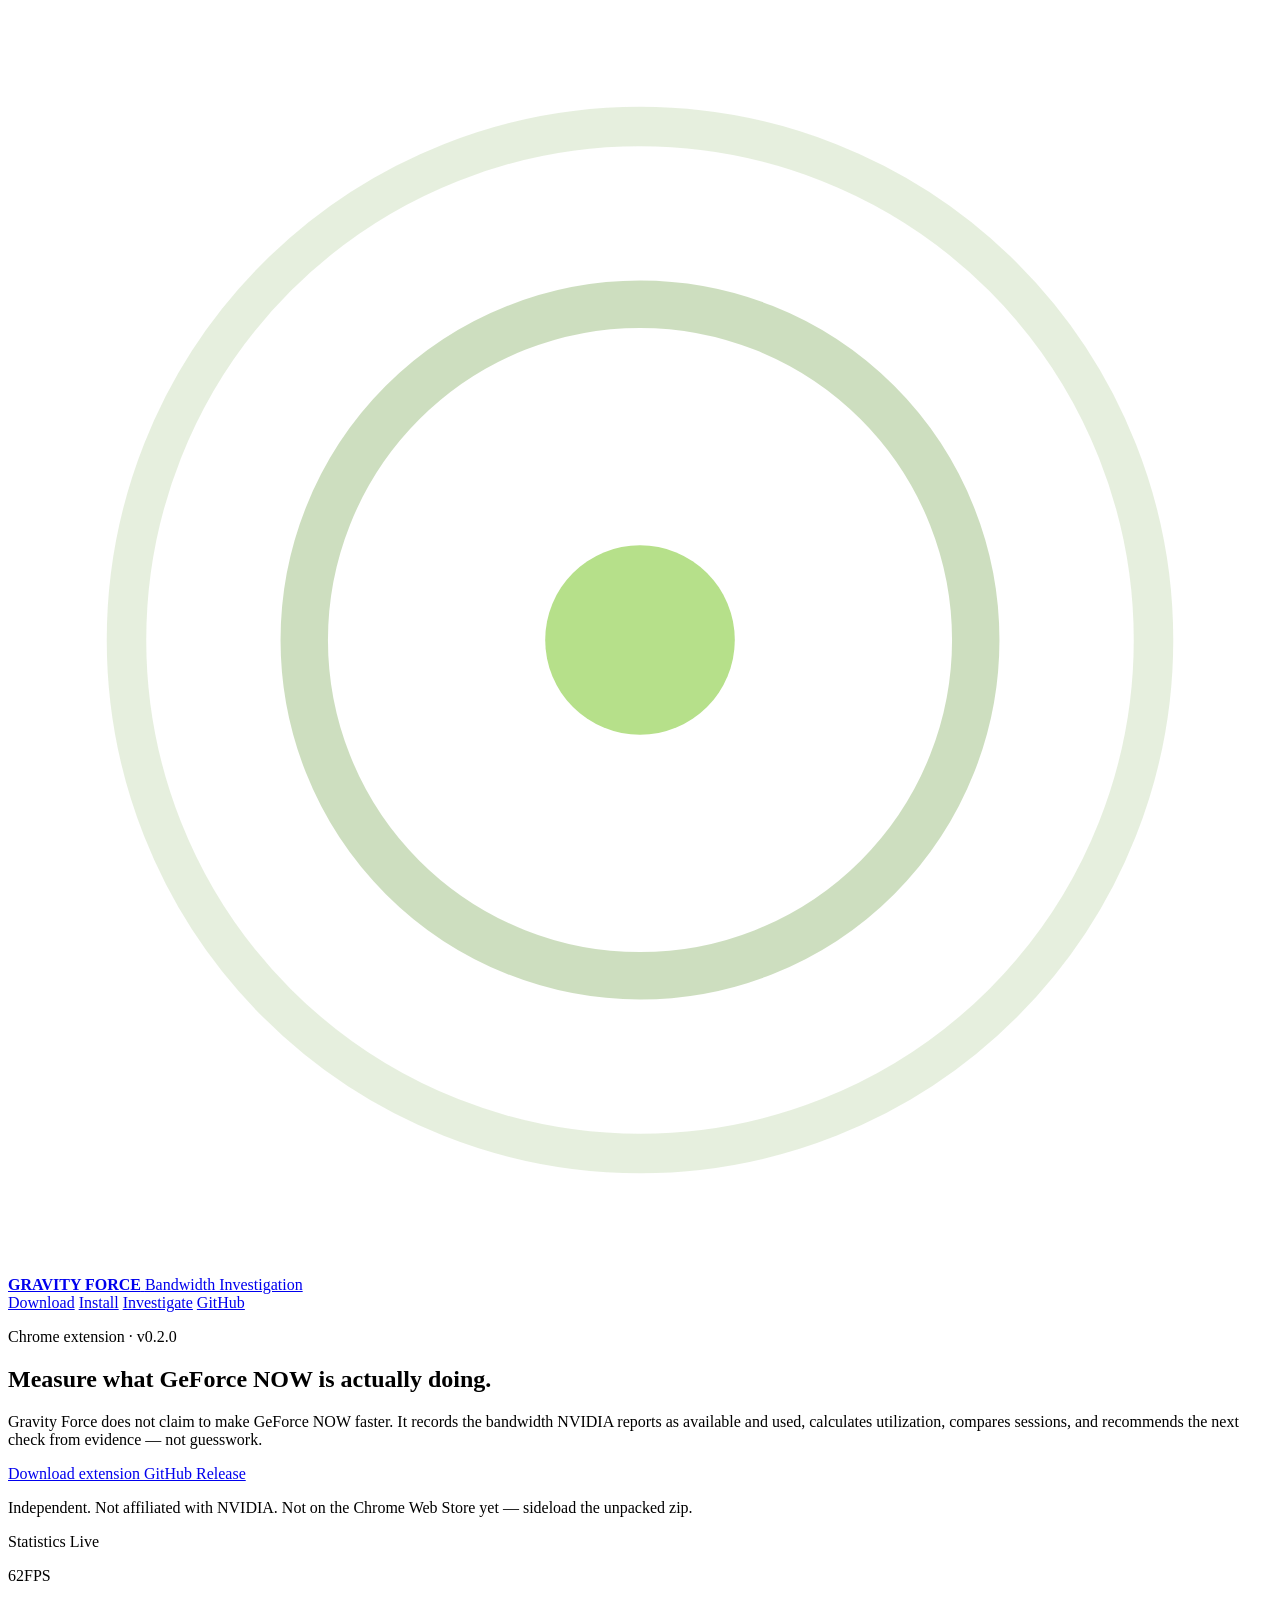
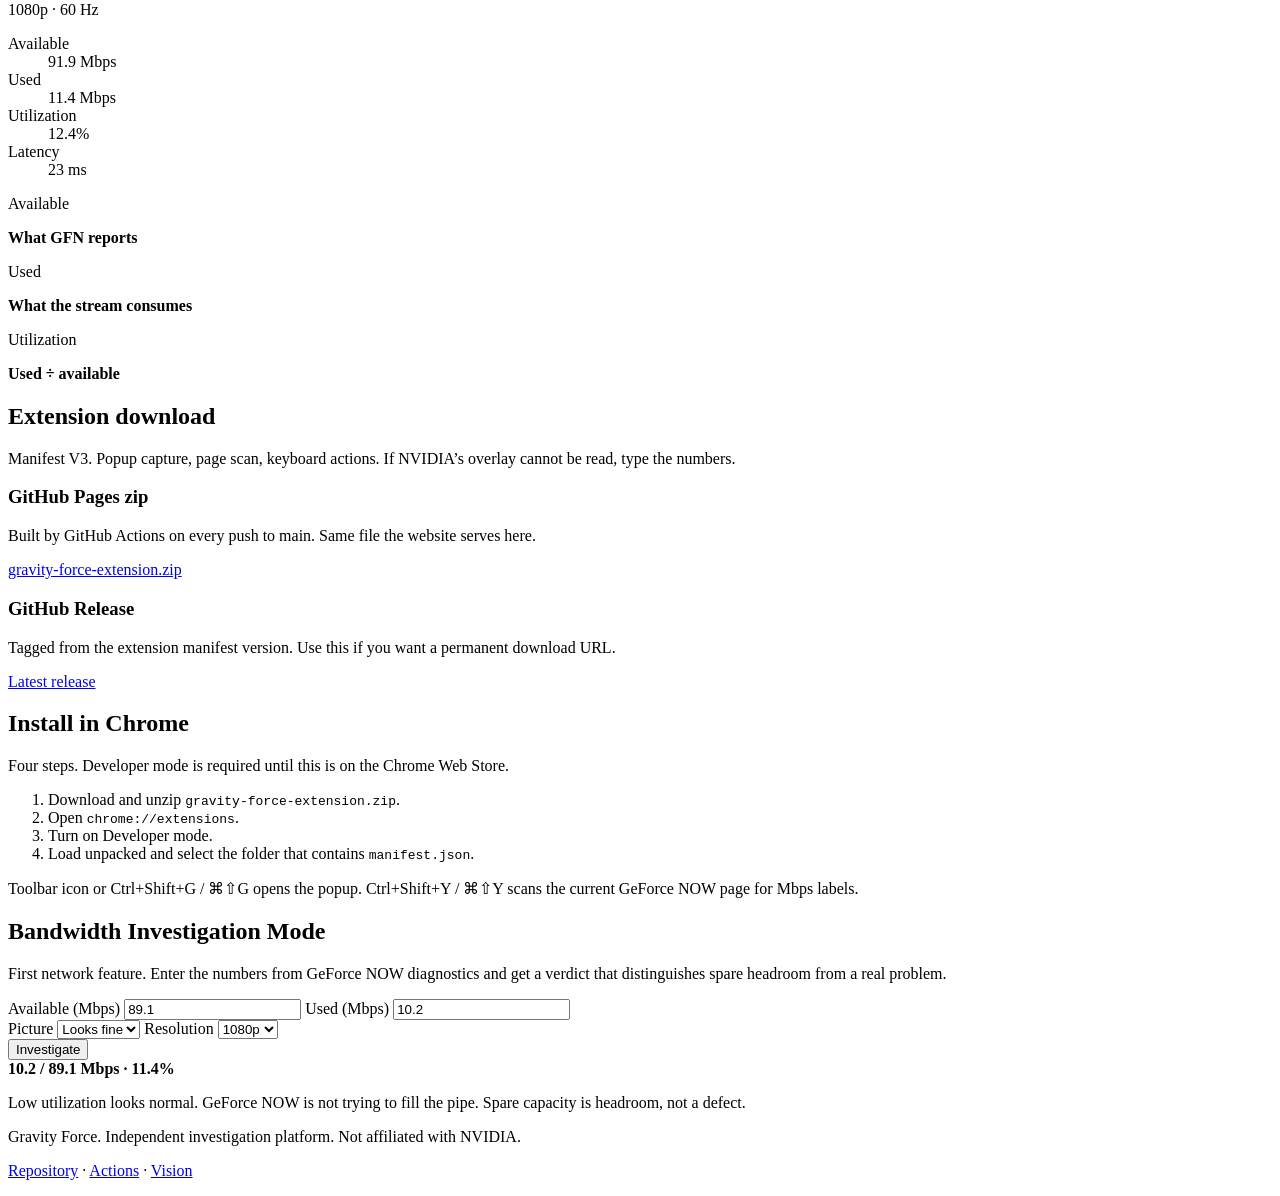
<file: index.html>
<!doctype html>
<html lang="en">
  <head>
    <meta charset="utf-8" />
    <meta name="viewport" content="width=device-width, initial-scale=1" />
    <title>Gravity Force — Bandwidth Investigation for GeForce NOW</title>
    <meta
      name="description"
      content="Independent Bandwidth Investigation Mode for GeForce NOW. Record available vs used bandwidth, compare sessions, and tell a quality cap from a real path problem."
    />
    <meta name="theme-color" content="#0a0c0e" />
    <link rel="icon" type="image/svg+xml" href="./favicon.svg" />
    <link rel="canonical" href="https://matthewcodergamer.github.io/gravityforce/" />
    <meta property="og:title" content="Gravity Force" />
    <meta
      property="og:description"
      content="Measure what GeForce NOW is actually doing. Chrome extension + investigation overlay. Not affiliated with NVIDIA."
    />
    <meta property="og:type" content="website" />
    <meta property="og:url" content="https://matthewcodergamer.github.io/gravityforce/" />
    <link rel="preconnect" href="https://fonts.googleapis.com" />
    <link rel="preconnect" href="https://fonts.gstatic.com" crossorigin />
    <link
      href="https://fonts.googleapis.com/css2?family=IBM+Plex+Mono:wght@400;500&family=IBM+Plex+Sans+Condensed:wght@600&family=IBM+Plex+Sans:wght@400;500;600&display=swap"
      rel="stylesheet"
    />
    <link rel="stylesheet" href="./styles.css" />
  </head>
  <body>
    <header class="wrap top">
      <a class="brand" href="./">
        <svg class="mark" viewBox="0 0 32 32" aria-hidden="true" fill="none">
          <circle cx="16" cy="16" r="13" stroke="#a4c48a" stroke-width="1" opacity="0.28" />
          <circle cx="16" cy="16" r="8.5" stroke="#a4c48a" stroke-width="1.2" opacity="0.55" />
          <circle cx="16" cy="16" r="2.4" fill="#b6e08a" />
        </svg>
        <div>
          <strong>GRAVITY FORCE</strong>
          <span>Bandwidth Investigation</span>
        </div>
      </a>
      <nav class="nav">
        <a href="#download">Download</a>
        <a href="#install">Install</a>
        <a href="#investigate">Investigate</a>
        <a href="https://github.com/matthewcodergamer/gravityforce">GitHub</a>
      </nav>
    </header>

    <main class="wrap">
      <section class="hero">
        <div>
          <p class="kicker">Chrome extension · v0.2.0</p>
          <h1>Measure what GeForce NOW is actually doing.</h1>
          <p class="lede">
            Gravity Force does not claim to make GeForce NOW faster. It records the
            bandwidth NVIDIA reports as available and used, calculates utilization,
            compares sessions, and recommends the next check from evidence — not
            guesswork.
          </p>
          <div class="actions">
            <a class="btn btn-primary" href="./gravity-force-extension.zip" download>
              Download extension
            </a>
            <a
              class="btn btn-ghost"
              href="https://github.com/matthewcodergamer/gravityforce/releases/latest"
            >
              GitHub Release
            </a>
          </div>
          <p class="fine">
            Independent. Not affiliated with NVIDIA. Not on the Chrome Web Store yet —
            sideload the unpacked zip.
          </p>
        </div>
        <aside class="hud" aria-label="Example statistics overlay">
          <div class="hud-top">
            <span>Statistics</span>
            <span class="live">Live</span>
          </div>
          <p class="fps" id="hud-fps">60<span>FPS</span></p>
          <p class="meta">1080p · 60 Hz</p>
          <dl>
            <div class="row">
              <dt>Available</dt>
              <dd id="hud-available">92.0 Mbps</dd>
            </div>
            <div class="row">
              <dt>Used</dt>
              <dd id="hud-used">11.4 Mbps</dd>
            </div>
            <div class="row hot">
              <dt>Utilization</dt>
              <dd id="hud-util">12.4%</dd>
            </div>
            <div class="row">
              <dt>Latency</dt>
              <dd id="hud-ping">22 ms</dd>
            </div>
          </dl>
        </aside>
      </section>

      <div class="stats">
        <div class="stat">
          <p>Available</p>
          <b>What GFN reports</b>
        </div>
        <div class="stat">
          <p>Used</p>
          <b>What the stream consumes</b>
        </div>
        <div class="stat">
          <p>Utilization</p>
          <b>Used ÷ available</b>
        </div>
      </div>

      <section id="download">
        <h2>Extension download</h2>
        <p class="sub">
          Manifest V3. Popup capture, page scan, keyboard actions. If NVIDIA’s
          overlay cannot be read, type the numbers.
        </p>
        <div class="grid">
          <article class="card">
            <h3>GitHub Pages zip</h3>
            <p>
              Built by GitHub Actions on every push to main. Same file the website
              serves here.
            </p>
            <p>
              <a href="./gravity-force-extension.zip" download>gravity-force-extension.zip</a>
            </p>
          </article>
          <article class="card">
            <h3>GitHub Release</h3>
            <p>
              Tagged from the extension manifest version. Use this if you want a
              permanent download URL.
            </p>
            <p>
              <a href="https://github.com/matthewcodergamer/gravityforce/releases/latest"
                >Latest release</a
              >
            </p>
          </article>
        </div>
      </section>

      <section id="install">
        <h2>Install in Chrome</h2>
        <p class="sub">Four steps. Developer mode is required until this is on the Chrome Web Store.</p>
        <div class="card">
          <ol class="steps">
            <li>Download and unzip <code>gravity-force-extension.zip</code>.</li>
            <li>Open <code>chrome://extensions</code>.</li>
            <li>Turn on Developer mode.</li>
            <li>Load unpacked and select the folder that contains <code>manifest.json</code>.</li>
          </ol>
          <p>
            Toolbar icon or Ctrl+Shift+G / ⌘⇧G opens the popup. Ctrl+Shift+Y / ⌘⇧Y
            scans the current GeForce NOW page for Mbps labels.
          </p>
        </div>
      </section>

      <section id="investigate">
        <h2>Bandwidth Investigation Mode</h2>
        <p class="sub">
          First network feature. Enter the numbers from GeForce NOW diagnostics and
          get a verdict that distinguishes spare headroom from a real problem.
        </p>
        <div class="panel">
          <form id="form" class="fields">
            <div class="two">
              <label>
                Available (Mbps)
                <input id="available" type="number" min="0" step="0.1" value="89.1" required />
              </label>
              <label>
                Used (Mbps)
                <input id="used" type="number" min="0" step="0.1" value="10.2" required />
              </label>
            </div>
            <div class="two">
              <label>
                Picture
                <select id="symptom">
                  <option value="fine">Looks fine</option>
                  <option value="blurry">Blurry</option>
                  <option value="stuttering">Stuttering</option>
                  <option value="lagging">Lagging</option>
                </select>
              </label>
              <label>
                Resolution
                <select id="resolution">
                  <option>1080p</option>
                  <option>720p</option>
                  <option>1440p</option>
                  <option>4K</option>
                </select>
              </label>
            </div>
            <button class="investigate" type="submit">Investigate</button>
          </form>
          <div class="verdict" id="result">
            <b>10.2 / 89.1 Mbps · 11.4%</b>
            <p>
              Low utilization looks normal. GeForce NOW is not trying to fill the
              pipe. Spare capacity is headroom, not a defect.
            </p>
          </div>
        </div>
      </section>
    </main>

    <footer>
      <div class="wrap">
        <p>Gravity Force. Independent investigation platform. Not affiliated with NVIDIA.</p>
        <p>
          <a href="https://github.com/matthewcodergamer/gravityforce">Repository</a>
          ·
          <a href="https://github.com/matthewcodergamer/gravityforce/actions">Actions</a>
          ·
          <a href="https://github.com/matthewcodergamer/gravityforce/blob/main/docs/PRODUCT_VISION.md"
            >Vision</a
          >
        </p>
      </div>
    </footer>

    <script>
      function utilization(available, used) {
        if (!(available > 0) || used < 0) return 0;
        return Math.round((used / available) * 1000) / 10;
      }

      function diagnose(available, used, symptom) {
        const util = utilization(available, used);
        if (used > available * 1.05) {
          return {
            title: "Numbers don't line up",
            detail: "Used is higher than available. Re-read both labels from the same moment.",
          };
        }
        if (symptom === "fine" && util < 45) {
          return {
            title: "Low utilization looks normal",
            detail: "GeForce NOW is not trying to fill the pipe. Spare capacity is headroom, not a defect.",
          };
        }
        if (symptom === "blurry" && util < 45) {
          return {
            title: "Headroom exists, picture is soft",
            detail: "More likely a quality cap, Auto/Smooth fallback, or membership limit than a thin ISP plan.",
          };
        }
        if ((symptom === "stuttering" || symptom === "lagging") && util < 70) {
          return {
            title: "Timing, not a thin pipe",
            detail: "Stutter with unused capacity usually points at ping, jitter, loss, or the device.",
          };
        }
        if (util >= 85 && symptom !== "fine") {
          return {
            title: "Sitting on the ceiling",
            detail: "The stream is consuming nearly all bandwidth GFN says is available.",
          };
        }
        return {
          title: "Logged",
          detail: "Compare a second session before treating this as a pattern.",
        };
      }

      const form = document.getElementById("form");
      const result = document.getElementById("result");
      form.addEventListener("submit", (event) => {
        event.preventDefault();
        const available = Number(document.getElementById("available").value);
        const used = Number(document.getElementById("used").value);
        const symptom = document.getElementById("symptom").value;
        const util = utilization(available, used);
        const verdict = diagnose(available, used, symptom);
        result.innerHTML = `<b>${used} / ${available} Mbps · ${util}%</b><p><strong>${verdict.title}.</strong> ${verdict.detail}</p>`;
      });

      const hud = { fps: 60, available: 92, used: 11.4, ping: 22 };
      function tickHud() {
        hud.available = Math.max(40, hud.available + (Math.random() - 0.5) * 1.4);
        hud.used = Math.max(4, hud.used + (Math.random() - 0.5) * 0.6);
        hud.ping = Math.max(12, hud.ping + (Math.random() - 0.5) * 2);
        hud.fps = 58 + Math.round(Math.random() * 4);
        document.getElementById("hud-fps").innerHTML = `${hud.fps}<span>FPS</span>`;
        document.getElementById("hud-available").textContent = `${hud.available.toFixed(1)} Mbps`;
        document.getElementById("hud-used").textContent = `${hud.used.toFixed(1)} Mbps`;
        document.getElementById("hud-util").textContent = `${utilization(hud.available, hud.used)}%`;
        document.getElementById("hud-ping").textContent = `${Math.round(hud.ping)} ms`;
      }
      setInterval(tickHud, 900);
    </script>
  </body>
</html>
</file>
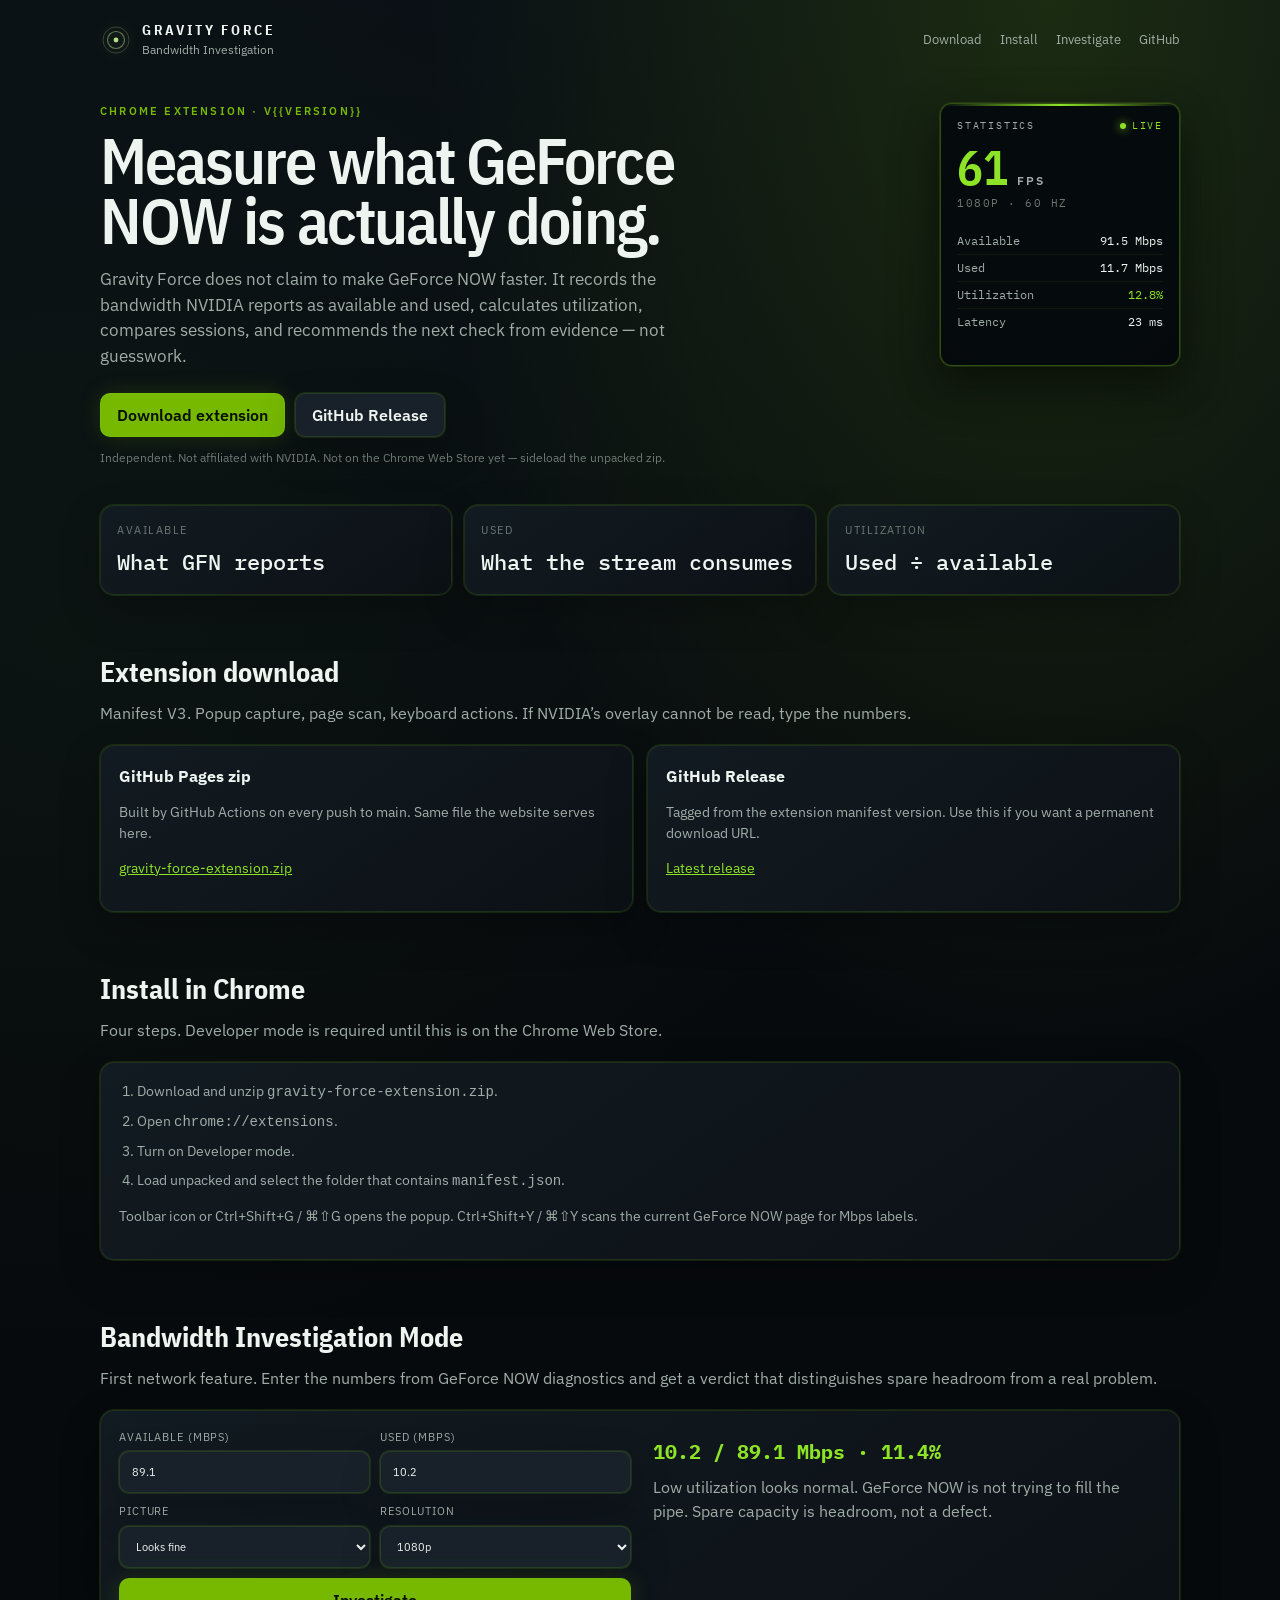
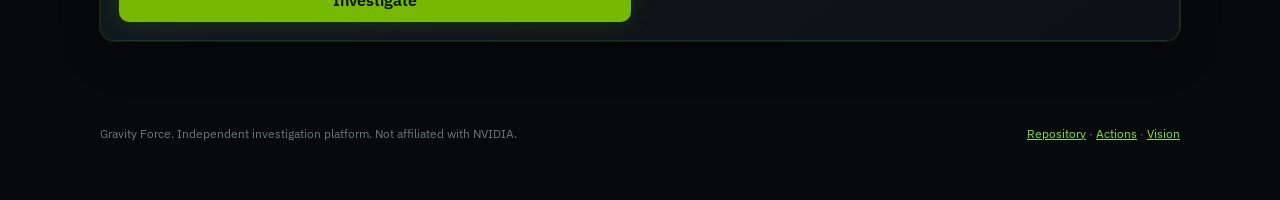
<file: site/index.html>
<!doctype html>
<html lang="en">
  <head>
    <meta charset="utf-8" />
    <meta name="viewport" content="width=device-width, initial-scale=1" />
    <title>Gravity Force — Bandwidth Investigation for GeForce NOW</title>
    <meta
      name="description"
      content="Independent Bandwidth Investigation Mode for GeForce NOW. Record available vs used bandwidth, compare sessions, and tell a quality cap from a real path problem."
    />
    <meta name="theme-color" content="#0a0c0e" />
    <link rel="icon" type="image/svg+xml" href="./favicon.svg" />
    <link rel="canonical" href="https://matthewcodergamer.github.io/gravityforce/" />
    <meta property="og:title" content="Gravity Force" />
    <meta
      property="og:description"
      content="Measure what GeForce NOW is actually doing. Chrome extension + investigation overlay. Not affiliated with NVIDIA."
    />
    <meta property="og:type" content="website" />
    <meta property="og:url" content="https://matthewcodergamer.github.io/gravityforce/" />
    <link rel="preconnect" href="https://fonts.googleapis.com" />
    <link rel="preconnect" href="https://fonts.gstatic.com" crossorigin />
    <link
      href="https://fonts.googleapis.com/css2?family=IBM+Plex+Mono:wght@400;500&family=IBM+Plex+Sans+Condensed:wght@600&family=IBM+Plex+Sans:wght@400;500;600&display=swap"
      rel="stylesheet"
    />
    <link rel="stylesheet" href="./styles.css" />
  </head>
  <body>
    <header class="wrap top">
      <a class="brand" href="./">
        <svg class="mark" viewBox="0 0 32 32" aria-hidden="true" fill="none">
          <circle cx="16" cy="16" r="13" stroke="#a4c48a" stroke-width="1" opacity="0.28" />
          <circle cx="16" cy="16" r="8.5" stroke="#a4c48a" stroke-width="1.2" opacity="0.55" />
          <circle cx="16" cy="16" r="2.4" fill="#b6e08a" />
        </svg>
        <div>
          <strong>GRAVITY FORCE</strong>
          <span>Bandwidth Investigation</span>
        </div>
      </a>
      <nav class="nav">
        <a href="#download">Download</a>
        <a href="#install">Install</a>
        <a href="#investigate">Investigate</a>
        <a href="https://github.com/matthewcodergamer/gravityforce">GitHub</a>
      </nav>
    </header>

    <main class="wrap">
      <section class="hero">
        <div>
          <p class="kicker">Chrome extension · v{{VERSION}}</p>
          <h1>Measure what GeForce NOW is actually doing.</h1>
          <p class="lede">
            Gravity Force does not claim to make GeForce NOW faster. It records the
            bandwidth NVIDIA reports as available and used, calculates utilization,
            compares sessions, and recommends the next check from evidence — not
            guesswork.
          </p>
          <div class="actions">
            <a class="btn btn-primary" href="./gravity-force-extension.zip" download>
              Download extension
            </a>
            <a
              class="btn btn-ghost"
              href="https://github.com/matthewcodergamer/gravityforce/releases/latest"
            >
              GitHub Release
            </a>
          </div>
          <p class="fine">
            Independent. Not affiliated with NVIDIA. Not on the Chrome Web Store yet —
            sideload the unpacked zip.
          </p>
        </div>
        <aside class="hud" aria-label="Example statistics overlay">
          <div class="hud-top">
            <span>Statistics</span>
            <span class="live">Live</span>
          </div>
          <p class="fps" id="hud-fps">60<span>FPS</span></p>
          <p class="meta">1080p · 60 Hz</p>
          <dl>
            <div class="row">
              <dt>Available</dt>
              <dd id="hud-available">92.0 Mbps</dd>
            </div>
            <div class="row">
              <dt>Used</dt>
              <dd id="hud-used">11.4 Mbps</dd>
            </div>
            <div class="row hot">
              <dt>Utilization</dt>
              <dd id="hud-util">12.4%</dd>
            </div>
            <div class="row">
              <dt>Latency</dt>
              <dd id="hud-ping">22 ms</dd>
            </div>
          </dl>
        </aside>
      </section>

      <div class="stats">
        <div class="stat">
          <p>Available</p>
          <b>What GFN reports</b>
        </div>
        <div class="stat">
          <p>Used</p>
          <b>What the stream consumes</b>
        </div>
        <div class="stat">
          <p>Utilization</p>
          <b>Used ÷ available</b>
        </div>
      </div>

      <section id="download">
        <h2>Extension download</h2>
        <p class="sub">
          Manifest V3. Popup capture, page scan, keyboard actions. If NVIDIA’s
          overlay cannot be read, type the numbers.
        </p>
        <div class="grid">
          <article class="card">
            <h3>GitHub Pages zip</h3>
            <p>
              Built by GitHub Actions on every push to main. Same file the website
              serves here.
            </p>
            <p>
              <a href="./gravity-force-extension.zip" download>gravity-force-extension.zip</a>
            </p>
          </article>
          <article class="card">
            <h3>GitHub Release</h3>
            <p>
              Tagged from the extension manifest version. Use this if you want a
              permanent download URL.
            </p>
            <p>
              <a href="https://github.com/matthewcodergamer/gravityforce/releases/latest"
                >Latest release</a
              >
            </p>
          </article>
        </div>
      </section>

      <section id="install">
        <h2>Install in Chrome</h2>
        <p class="sub">Four steps. Developer mode is required until this is on the Chrome Web Store.</p>
        <div class="card">
          <ol class="steps">
            <li>Download and unzip <code>gravity-force-extension.zip</code>.</li>
            <li>Open <code>chrome://extensions</code>.</li>
            <li>Turn on Developer mode.</li>
            <li>Load unpacked and select the folder that contains <code>manifest.json</code>.</li>
          </ol>
          <p>
            Toolbar icon or Ctrl+Shift+G / ⌘⇧G opens the popup. Ctrl+Shift+Y / ⌘⇧Y
            scans the current GeForce NOW page for Mbps labels.
          </p>
        </div>
      </section>

      <section id="investigate">
        <h2>Bandwidth Investigation Mode</h2>
        <p class="sub">
          First network feature. Enter the numbers from GeForce NOW diagnostics and
          get a verdict that distinguishes spare headroom from a real problem.
        </p>
        <div class="panel">
          <form id="form" class="fields">
            <div class="two">
              <label>
                Available (Mbps)
                <input id="available" type="number" min="0" step="0.1" value="89.1" required />
              </label>
              <label>
                Used (Mbps)
                <input id="used" type="number" min="0" step="0.1" value="10.2" required />
              </label>
            </div>
            <div class="two">
              <label>
                Picture
                <select id="symptom">
                  <option value="fine">Looks fine</option>
                  <option value="blurry">Blurry</option>
                  <option value="stuttering">Stuttering</option>
                  <option value="lagging">Lagging</option>
                </select>
              </label>
              <label>
                Resolution
                <select id="resolution">
                  <option>1080p</option>
                  <option>720p</option>
                  <option>1440p</option>
                  <option>4K</option>
                </select>
              </label>
            </div>
            <button class="investigate" type="submit">Investigate</button>
          </form>
          <div class="verdict" id="result">
            <b>10.2 / 89.1 Mbps · 11.4%</b>
            <p>
              Low utilization looks normal. GeForce NOW is not trying to fill the
              pipe. Spare capacity is headroom, not a defect.
            </p>
          </div>
        </div>
      </section>
    </main>

    <footer>
      <div class="wrap">
        <p>Gravity Force. Independent investigation platform. Not affiliated with NVIDIA.</p>
        <p>
          <a href="https://github.com/matthewcodergamer/gravityforce">Repository</a>
          ·
          <a href="https://github.com/matthewcodergamer/gravityforce/actions">Actions</a>
          ·
          <a href="https://github.com/matthewcodergamer/gravityforce/blob/main/docs/PRODUCT_VISION.md"
            >Vision</a
          >
        </p>
      </div>
    </footer>

    <script>
      function utilization(available, used) {
        if (!(available > 0) || used < 0) return 0;
        return Math.round((used / available) * 1000) / 10;
      }

      function diagnose(available, used, symptom) {
        const util = utilization(available, used);
        if (used > available * 1.05) {
          return {
            title: "Numbers don't line up",
            detail: "Used is higher than available. Re-read both labels from the same moment.",
          };
        }
        if (symptom === "fine" && util < 45) {
          return {
            title: "Low utilization looks normal",
            detail: "GeForce NOW is not trying to fill the pipe. Spare capacity is headroom, not a defect.",
          };
        }
        if (symptom === "blurry" && util < 45) {
          return {
            title: "Headroom exists, picture is soft",
            detail: "More likely a quality cap, Auto/Smooth fallback, or membership limit than a thin ISP plan.",
          };
        }
        if ((symptom === "stuttering" || symptom === "lagging") && util < 70) {
          return {
            title: "Timing, not a thin pipe",
            detail: "Stutter with unused capacity usually points at ping, jitter, loss, or the device.",
          };
        }
        if (util >= 85 && symptom !== "fine") {
          return {
            title: "Sitting on the ceiling",
            detail: "The stream is consuming nearly all bandwidth GFN says is available.",
          };
        }
        return {
          title: "Logged",
          detail: "Compare a second session before treating this as a pattern.",
        };
      }

      const form = document.getElementById("form");
      const result = document.getElementById("result");
      form.addEventListener("submit", (event) => {
        event.preventDefault();
        const available = Number(document.getElementById("available").value);
        const used = Number(document.getElementById("used").value);
        const symptom = document.getElementById("symptom").value;
        const util = utilization(available, used);
        const verdict = diagnose(available, used, symptom);
        result.innerHTML = `<b>${used} / ${available} Mbps · ${util}%</b><p><strong>${verdict.title}.</strong> ${verdict.detail}</p>`;
      });

      const hud = { fps: 60, available: 92, used: 11.4, ping: 22 };
      function tickHud() {
        hud.available = Math.max(40, hud.available + (Math.random() - 0.5) * 1.4);
        hud.used = Math.max(4, hud.used + (Math.random() - 0.5) * 0.6);
        hud.ping = Math.max(12, hud.ping + (Math.random() - 0.5) * 2);
        hud.fps = 58 + Math.round(Math.random() * 4);
        document.getElementById("hud-fps").innerHTML = `${hud.fps}<span>FPS</span>`;
        document.getElementById("hud-available").textContent = `${hud.available.toFixed(1)} Mbps`;
        document.getElementById("hud-used").textContent = `${hud.used.toFixed(1)} Mbps`;
        document.getElementById("hud-util").textContent = `${utilization(hud.available, hud.used)}%`;
        document.getElementById("hud-ping").textContent = `${Math.round(hud.ping)} ms`;
      }
      setInterval(tickHud, 900);
    </script>
  </body>
</html>
</file>
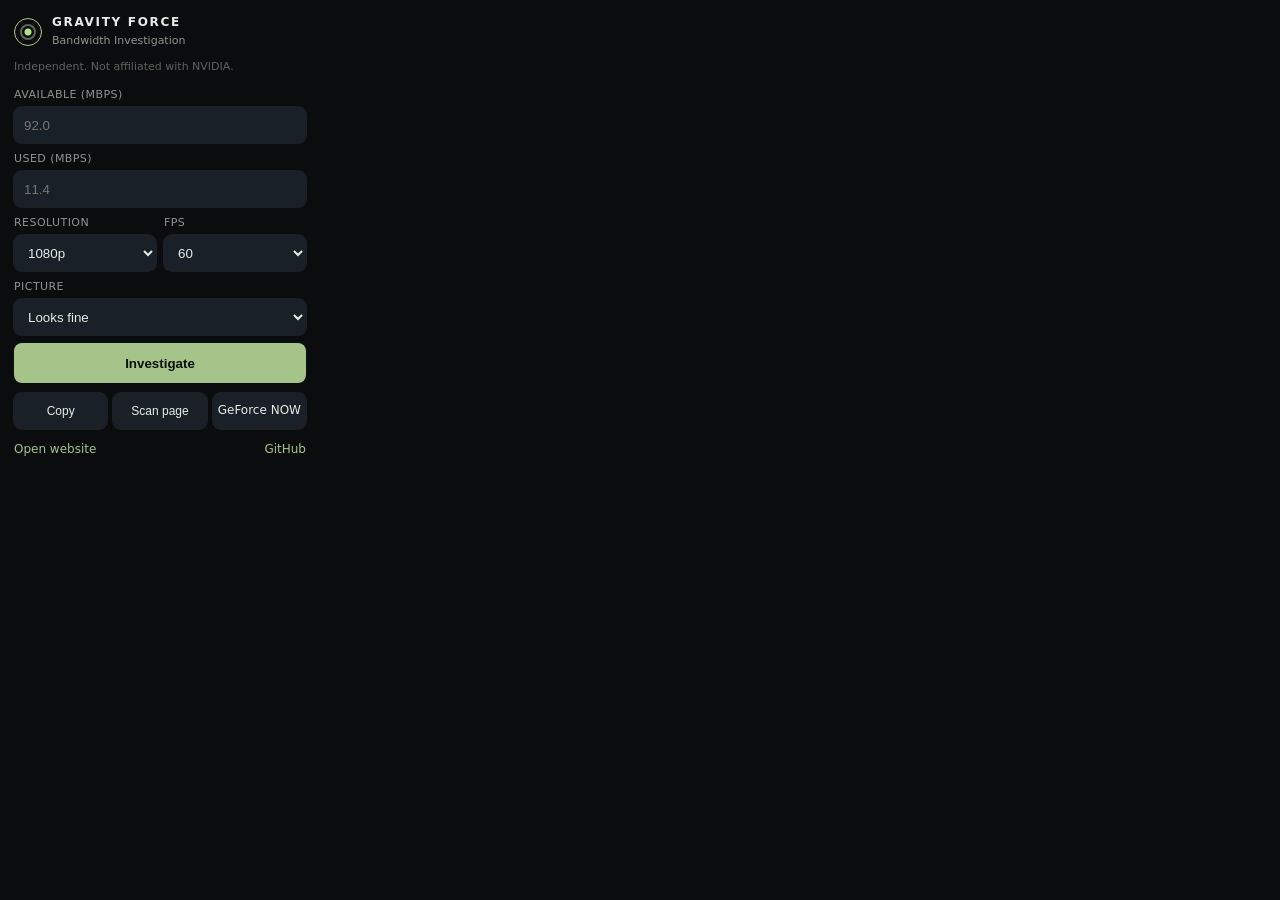
<file: extension/popup.html>
<!doctype html>
<html lang="en">
  <head>
    <meta charset="utf-8" />
    <title>Gravity Force</title>
    <link rel="stylesheet" href="popup.css" />
  </head>
  <body>
    <header class="head">
      <div class="mark" aria-hidden="true"></div>
      <div>
        <p class="brand">GRAVITY FORCE</p>
        <p class="sub">Bandwidth Investigation</p>
      </div>
    </header>

    <p class="disclaimer">Independent. Not affiliated with NVIDIA.</p>

    <form id="form">
      <label>
        Available (Mbps)
        <input id="available" type="number" min="0" step="0.1" placeholder="92.0" required />
      </label>
      <label>
        Used (Mbps)
        <input id="used" type="number" min="0" step="0.1" placeholder="11.4" required />
      </label>
      <div class="row">
        <label>
          Resolution
          <select id="resolution">
            <option value="720p">720p</option>
            <option value="1080p" selected>1080p</option>
            <option value="1440p">1440p</option>
            <option value="4k">4K</option>
          </select>
        </label>
        <label>
          FPS
          <select id="frameRate">
            <option value="30">30</option>
            <option value="60" selected>60</option>
            <option value="120">120</option>
            <option value="240">240</option>
          </select>
        </label>
      </div>
      <label>
        Picture
        <select id="symptom">
          <option value="fine">Looks fine</option>
          <option value="blurry">Blurry</option>
          <option value="stuttering">Stuttering</option>
          <option value="lagging">Lagging</option>
        </select>
      </label>
      <button type="submit">Investigate</button>
    </form>

    <section id="result" class="result hidden"></section>

    <div class="action-row">
      <button type="button" id="copyBtn" class="ghost">Copy</button>
      <button type="button" id="scanBtn" class="ghost">Scan page</button>
      <a class="ghost linkbtn" href="https://play.geforcenow.com/" target="_blank" rel="noreferrer">GeForce NOW</a>
    </div>

    <nav class="actions">
      <a id="dashboard" href="https://matthewcodergamer.github.io/gravityforce/" target="_blank" rel="noreferrer">Open website</a>
      <a href="https://github.com/matthewcodergamer/gravityforce" target="_blank" rel="noreferrer">GitHub</a>
    </nav>
    <script src="popup.js"></script>
  </body>
</html>
</file>
<file: styles.css>
@import url("./site/styles.css\");
</file>
<file: site/styles.css>
:root { --font: "IBM Plex Sans", ui-sans-serif, system-ui, sans-serif; --display: "IBM Plex Sans Condensed", "IBM Plex Sans", sans-serif; --mono: "IBM Plex Mono", ui-monospace, SFMono-Regular, monospace; }
:root { --bg:#070a0d; --surface:#10161c; --raised:#182129; --fg:#eef5f0; --muted:#a0ada7; --faint:#6c7972; --border:#26372e; --accent:#76b900; --accent-fg:#071000; --hud:#8de326; --warn:#f0c674; --shadow:0 0 0 1px rgba(141,227,38,.12),0 16px 42px rgba(0,0,0,.24); }
* { box-sizing:border-box; }
html,body { margin:0; min-height:100%; background:var(--bg); color:var(--fg); font-family:var(--font); line-height:1.5; }
body { background:radial-gradient(ellipse at 82% 0%,rgba(118,185,0,.16),transparent 42%),radial-gradient(ellipse at 5% 35%,rgba(38,76,31,.12),transparent 45%),linear-gradient(180deg,#0a1015,var(--bg) 58%); }
a { color:var(--hud); } .wrap { width:min(1080px,calc(100% - 32px)); margin:0 auto; }
.top { display:flex; align-items:center; justify-content:space-between; gap:16px; padding:20px 0 8px; }
.brand { display:flex; align-items:center; gap:10px; text-decoration:none; color:var(--fg); } .mark { width:32px; height:32px; filter:drop-shadow(0 0 9px rgba(141,227,38,.45)); }
.brand strong { display:block; font-family:var(--display); font-size:14px; letter-spacing:.19em; } .brand span { display:block; color:var(--muted); font-size:12px; }
.nav { display:flex; gap:18px; font-size:13px; } .nav a { color:var(--muted); text-decoration:none; transition:color .18s ease; } .nav a:hover { color:var(--hud); }
.hero { display:grid; grid-template-columns:1.15fr .85fr; gap:28px; align-items:start; padding:36px 0 20px; }
.kicker { margin:0 0 10px; color:var(--accent); font-size:11px; font-weight:600; letter-spacing:.2em; text-transform:uppercase; }
h1 { margin:0; font-family:var(--display); font-size:clamp(36px,6vw,64px); font-weight:600; letter-spacing:-.03em; line-height:.95; text-wrap:balance; }
.lede { max-width:42rem; margin:16px 0 0; color:var(--muted); font-size:17px; } .actions { display:flex; flex-wrap:wrap; gap:10px; margin-top:24px; }
.btn { display:inline-flex; align-items:center; justify-content:center; min-height:44px; padding:0 16px; border-radius:10px; text-decoration:none; font-weight:600; border:1px solid rgba(141,227,38,.12); transition:transform .16s ease,box-shadow .16s ease; } .btn:hover { transform:translateY(-1px); }
.btn-primary { background:var(--accent); color:var(--accent-fg); box-shadow:0 0 22px rgba(118,185,0,.18); } .btn-primary:hover { background:#8bd400; box-shadow:0 0 28px rgba(118,185,0,.3); } .btn-ghost { background:var(--raised); color:var(--fg); box-shadow:var(--shadow); }
.fine { margin:12px 0 0; color:var(--faint); font-size:12px; }
.hud { position:relative; overflow:hidden; justify-self:end; min-width:240px; padding:14px 16px; border-radius:12px; background:rgba(5,9,12,.94); border:1px solid rgba(141,227,38,.32); box-shadow:var(--shadow),0 18px 50px rgba(0,0,0,.35); font-family:var(--mono); }
.hud::before { content:""; position:absolute; inset:0 0 auto; height:2px; background:linear-gradient(90deg,transparent,var(--hud),transparent); } .hud-top { display:flex; justify-content:space-between; color:var(--muted); font-size:10px; letter-spacing:.18em; text-transform:uppercase; }
.live { color:var(--hud); } .live::before { content:""; display:inline-block; width:6px; height:6px; margin-right:6px; border-radius:50%; background:var(--hud); box-shadow:0 0 10px var(--hud); animation:gf-pulse 1.8s ease-in-out infinite; }
.fps { margin:10px 0 0; color:var(--hud); font-family:var(--display); font-size:48px; font-weight:600; line-height:1; } .fps span { margin-left:8px; color:var(--muted); font-family:var(--font); font-size:12px; letter-spacing:.16em; }
.meta { margin:4px 0 12px; color:var(--faint); font-size:11px; letter-spacing:.14em; text-transform:uppercase; } .row { display:flex; justify-content:space-between; gap:16px; padding:4px 0; border-bottom:1px solid rgba(141,227,38,.07); font-size:12px; } .row:last-child { border-bottom:0; }
.row dt { color:var(--muted); } .row dd { margin:0; font-variant-numeric:tabular-nums; } .row.hot dd { color:var(--hud); }
.stats { display:grid; grid-template-columns:repeat(3,1fr); gap:12px; margin:18px 0 48px; } .stat,.card,.panel { border:1px solid rgba(141,227,38,.12); background:linear-gradient(145deg,rgba(19,28,35,.96),rgba(12,17,22,.96)); box-shadow:var(--shadow); border-radius:14px; }
.stat { padding:16px; } .stat p { margin:0; color:var(--faint); font-size:11px; letter-spacing:.14em; text-transform:uppercase; } .stat b { display:block; margin-top:6px; font-family:var(--mono); font-size:22px; font-weight:500; }
section { padding:8px 0 48px; } h2 { margin:0 0 8px; font-family:var(--display); font-size:28px; } .sub { margin:0 0 20px; color:var(--muted); }
.grid { display:grid; grid-template-columns:1fr 1fr; gap:14px; } .card { padding:18px; } .card h3 { margin:0 0 8px; font-size:16px; } .card p,.card li { color:var(--muted); font-size:14px; }
ol.steps { margin:0; padding-left:18px; } ol.steps li+li { margin-top:8px; } .panel { display:grid; grid-template-columns:1fr 1fr; gap:18px; padding:18px; }
label { display:grid; gap:6px; color:var(--muted); font-size:11px; letter-spacing:.08em; text-transform:uppercase; } input,select,button { font:inherit; } input,select { height:42px; padding:0 12px; border:1px solid rgba(141,227,38,.13); border-radius:10px; background:var(--raised); color:var(--fg); box-shadow:var(--shadow); }
.fields { display:grid; gap:10px; } .two { display:grid; grid-template-columns:1fr 1fr; gap:10px; } button.investigate { height:44px; border:0; border-radius:10px; background:var(--accent); color:var(--accent-fg); font-weight:600; cursor:pointer; box-shadow:0 0 22px rgba(118,185,0,.18); }
.verdict { padding:8px 4px; } .verdict b { display:block; margin-bottom:8px; color:var(--hud); font-family:var(--mono); font-size:20px; } .verdict p { margin:0; color:var(--muted); }
footer { padding:24px 0 48px; color:var(--faint); font-size:12px; } footer .wrap { display:flex; justify-content:space-between; gap:16px; flex-wrap:wrap; }
input:focus,select:focus,button:focus-visible,a:focus-visible { outline:2px solid var(--hud); outline-offset:3px; }
@keyframes gf-pulse { 0%,100% { opacity:.65; transform:scale(.9); } 50% { opacity:1; transform:scale(1.2); } }
@media (prefers-reduced-motion:reduce) { *,*::before,*::after { animation-duration:.01ms!important; animation-iteration-count:1!important; transition-duration:.01ms!important; scroll-behavior:auto!important; } }
@media (max-width:840px) { .wrap { width:min(100% - 28px,680px); } .top { padding-top:16px; } .hero,.grid,.panel,.stats { grid-template-columns:1fr; } .hero { padding-top:28px; gap:22px; } h1 { font-size:clamp(34px,11vw,54px); } .lede { font-size:15px; } .actions { display:grid; grid-template-columns:1fr; } .btn { width:100%; } .hud { justify-self:stretch; } .nav { display:none; } .stats { gap:9px; margin-bottom:34px; } .stat { padding:14px; } .stat b { font-size:19px; } .two { grid-template-columns:1fr; } section { padding-bottom:36px; } footer .wrap { display:grid; } }
</file>
<file: extension/popup.css>
:root {
  --bg: #0a0c0e;
  --surface: #12161c;
  --raised: #1a2028;
  --fg: #e7ebe6;
  --muted: #8d958c;
  --faint: #5c645c;
  --accent: #a4c48a;
  --accent-fg: #0c100c;
  --hud: #b6e08a;
}

* {
  box-sizing: border-box;
}

html,
body {
  margin: 0;
  background: var(--bg);
  color: var(--fg);
  font: 13px/1.45 "Segoe UI", system-ui, sans-serif;
}

body {
  width: 320px;
  padding: 14px;
}

.head {
  display: flex;
  align-items: center;
  gap: 10px;
}

.mark {
  width: 28px;
  height: 28px;
  border: 1.5px solid var(--accent);
  border-radius: 50%;
  box-shadow: inset 0 0 0 5px var(--bg), inset 0 0 0 7px var(--faint);
  background: radial-gradient(circle, var(--hud) 3px, transparent 4px);
}

.brand {
  margin: 0;
  font-size: 12px;
  font-weight: 600;
  letter-spacing: 0.14em;
}

.sub {
  margin: 2px 0 0;
  color: var(--muted);
  font-size: 11px;
}

.disclaimer {
  margin: 10px 0 12px;
  color: var(--faint);
  font-size: 11px;
}

form {
  display: grid;
  gap: 8px;
}

label {
  display: grid;
  gap: 4px;
  color: var(--muted);
  font-size: 11px;
  letter-spacing: 0.04em;
  text-transform: uppercase;
}

input,
select {
  height: 36px;
  border: 0;
  border-radius: 8px;
  background: var(--raised);
  color: var(--fg);
  padding: 0 10px;
  box-shadow: 0 0 0 1px rgba(255, 255, 255, 0.08);
}

.row {
  display: grid;
  grid-template-columns: 1fr 1fr;
  gap: 8px;
}

button[type="submit"] {
  height: 40px;
  border: 0;
  border-radius: 8px;
  background: var(--accent);
  color: var(--accent-fg);
  font-weight: 600;
  cursor: pointer;
}

button:active {
  transform: scale(0.98);
}

.result {
  margin-top: 12px;
  padding: 10px 12px;
  border-radius: 8px;
  background: var(--surface);
  box-shadow: 0 0 0 1px rgba(255, 255, 255, 0.08);
}

.result strong {
  display: block;
  color: var(--hud);
  font-variant-numeric: tabular-nums;
}

.result p {
  margin: 6px 0 0;
  color: var(--muted);
}

.hidden {
  display: none;
}

.action-row {
  display: grid;
  grid-template-columns: 1fr 1fr 1fr;
  gap: 6px;
  margin-top: 10px;
}

button.ghost,
a.linkbtn {
  display: flex;
  align-items: center;
  justify-content: center;
  height: 36px;
  border: 0;
  border-radius: 8px;
  background: var(--raised);
  color: var(--fg);
  text-decoration: none;
  font-size: 12px;
  box-shadow: 0 0 0 1px rgba(255, 255, 255, 0.08);
  cursor: pointer;
}

.actions {
  display: flex;
  justify-content: space-between;
  margin-top: 12px;
}

.actions a {
  color: var(--accent);
  text-decoration: none;
  font-size: 12px;
}
</file>
